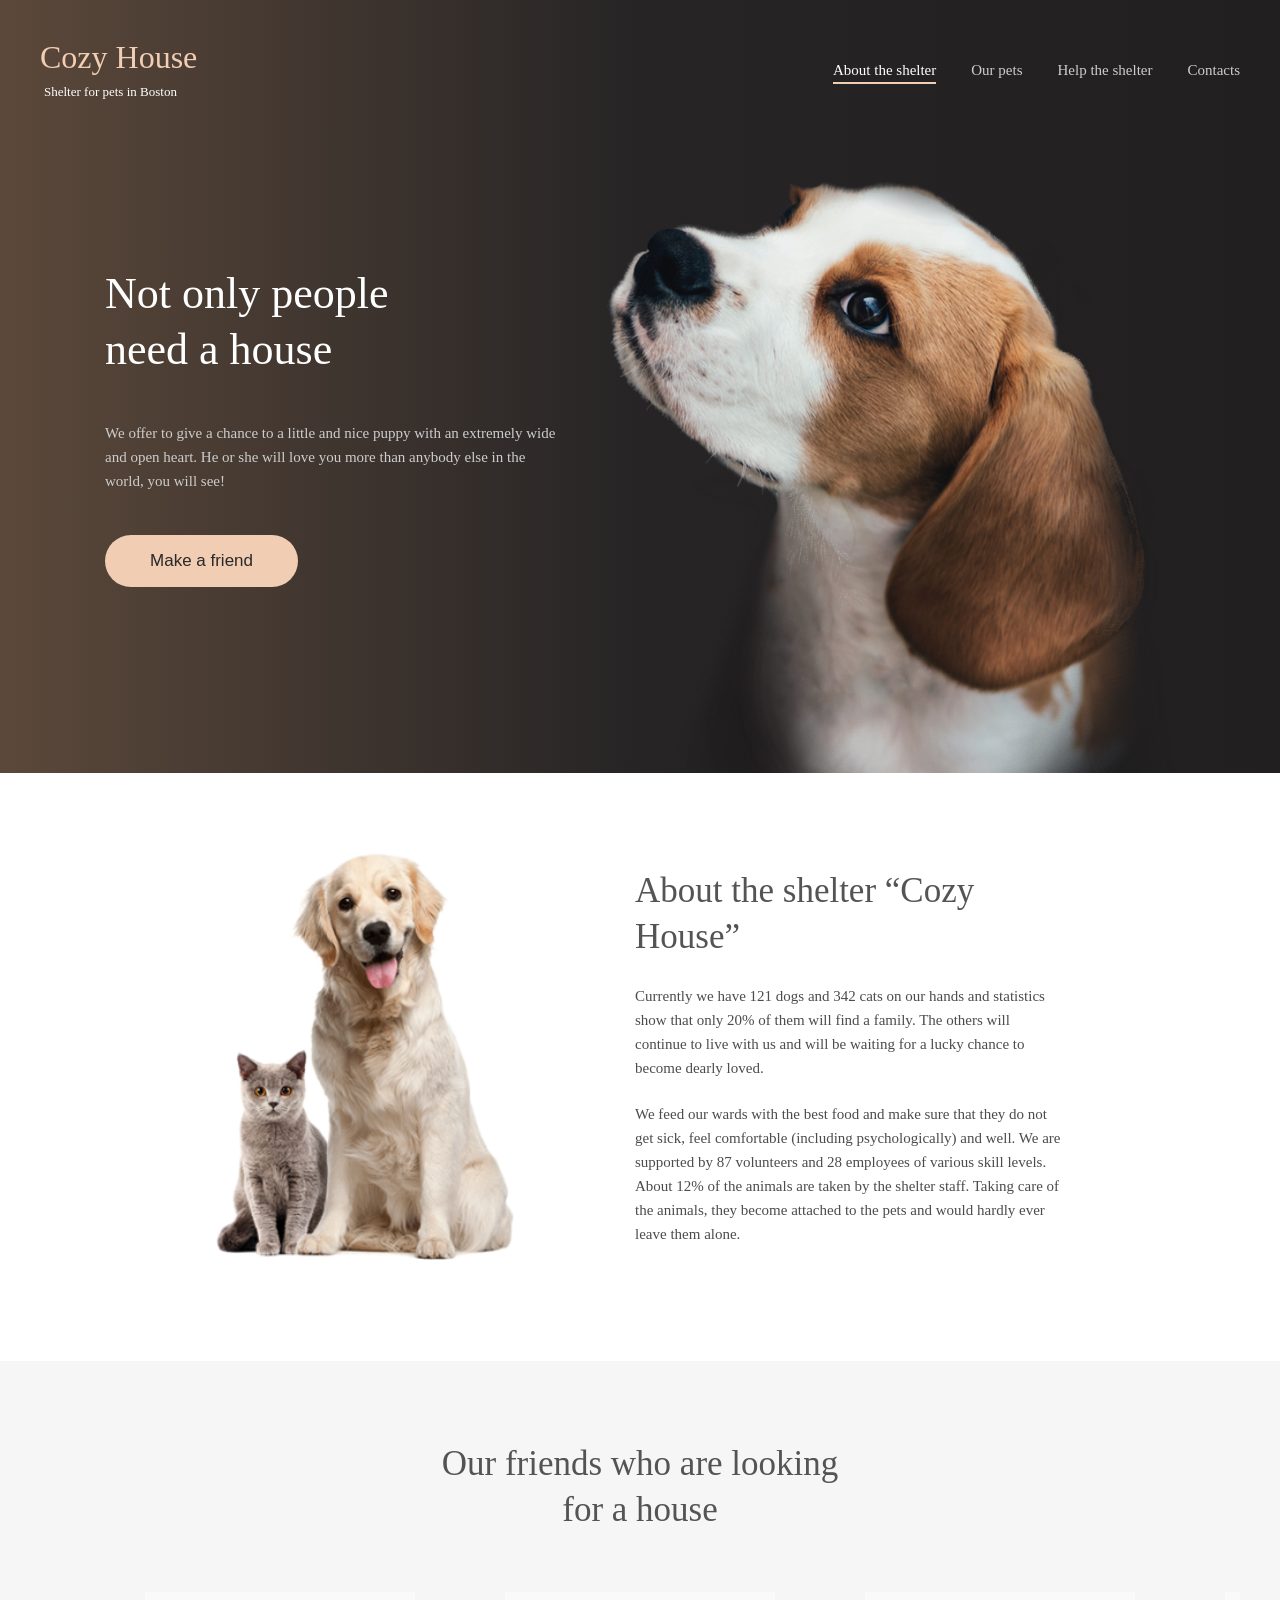
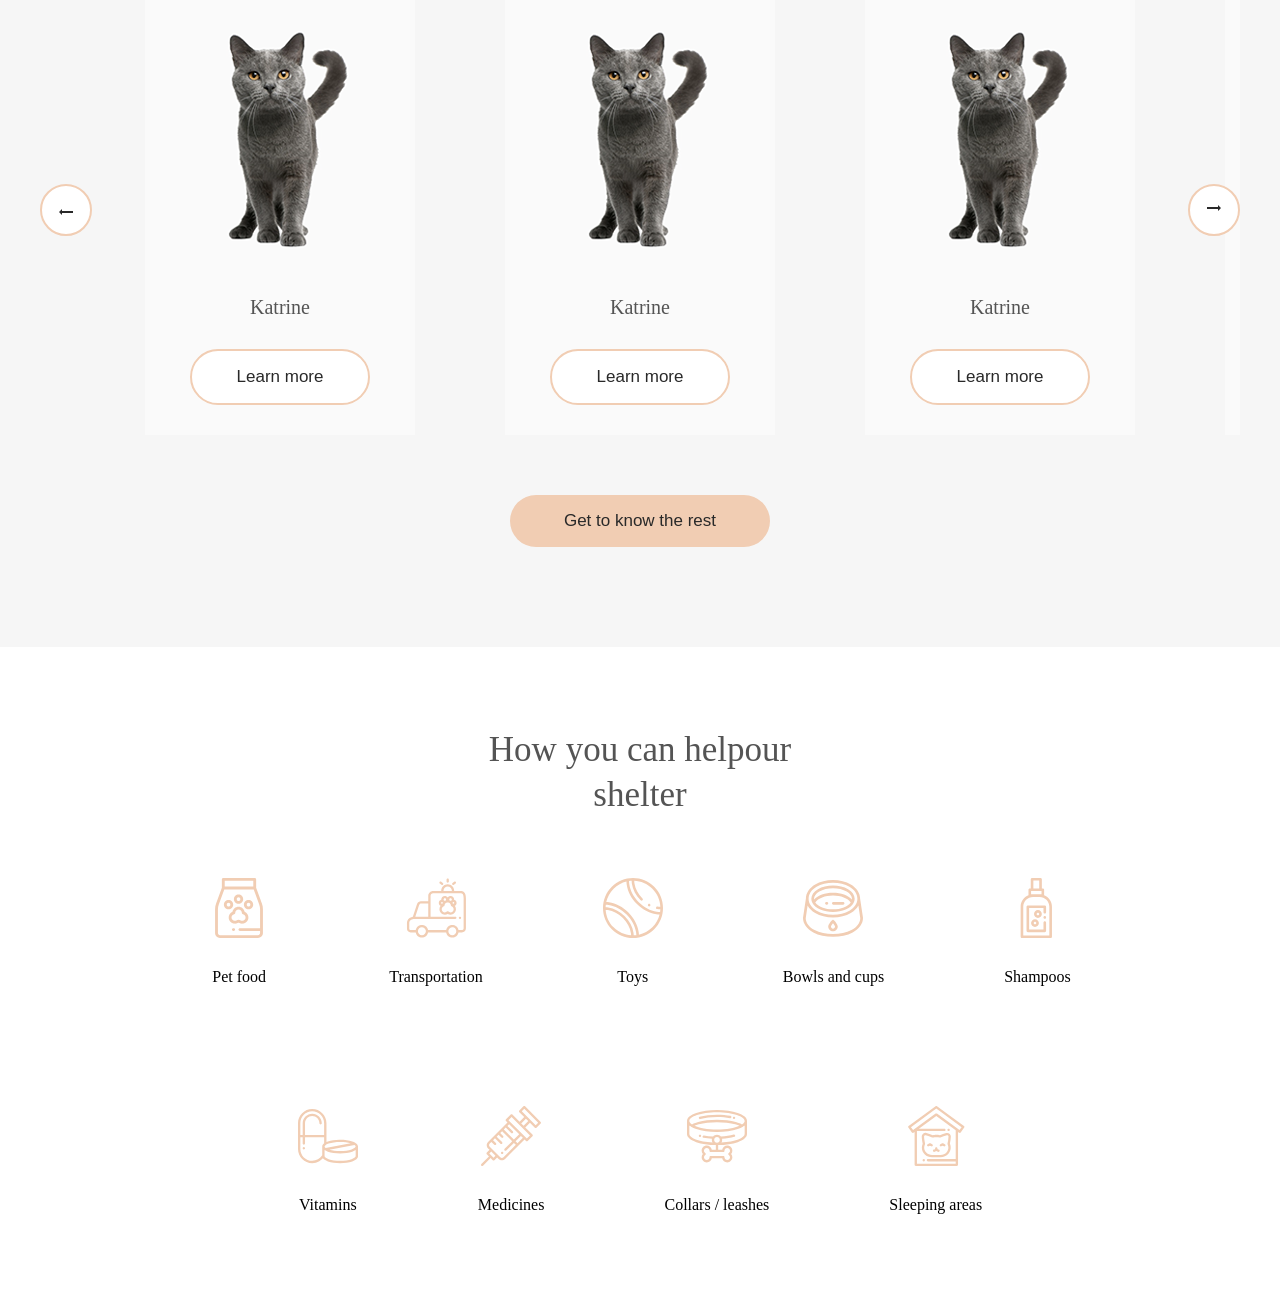
<file: index.html>
<!DOCTYPE html>
<html lang="en">
<head>
    <meta charset="UTF-8">
    <meta name="viewport" content="width=device-width, initial-scale=1.0">
    <title>Document</title>
    <link rel="stylesheet" href="style.css">
</head>
    <body>
       <header>
            <div class="logo">
                <p class="logo_title">Cozy House</p>
                <p class="logo_subtitle">Shelter for pets in Boston</p>
            </div>
            <nav>
                <ul class="nav_list">
                    <li class="active">About the shelter</li>
                    <li>Our pets</li>
                    <li>Help the shelter</li>
                    <li>Contacts</li>
                </ul>
            </nav>
            <img width="30" height="22" src="./images/burger_menu.svg" alt="burger_menu">
       </header>
       <main>
        <section id="hero">
            <div class="content">
                <h1>
                    Not only people
                    need a house
                </h1>
                <p>
                    We offer to give a chance to a little and nice puppy with an extremely wide and open heart. He or she will love you more than anybody else in the world, you will see!
                </p>
                <button type="button">Make a friend</button>
            </div>
            <img src="./images/hero_image.png" alt="big_pat_image">
        </section>
        <section id="about_us">
            <div class="about_us_info">
                <h2>
                    About the shelter
                    “Cozy House”
                </h2>
                <p>
                    Currently we have 121 dogs and 342 cats on our hands and statistics show that only 20% of them will find a family. The others will continue to live with us and will be waiting for a lucky chance to become dearly loved.
                </p>
                <p>
                    We feed our wards with the best food and make sure that they do not get sick, feel comfortable (including psychologically) and well. We are supported by 87 volunteers and 28 employees of various skill levels. About 12% of the animals are taken by the shelter staff. Taking care of the animals, they become attached to the pets and would hardly ever leave them alone.
                </p>
            </div>
            <img src="./images/about-pets.png" alt="pets_image">
        </section>
        <section id="our_pets">
            <div>
                <h3>
                    Our friends who are looking for a house
                </h3>
                <ul id="slider">
                    <li class="slide">
                        <img width="270" height="270" src="./images/slider/pets-katrine.png" alt="pet">
                        <h4>Katrine</h4>
                        <button>Learn more</button>
                    </li>
                    <li class="slide">
                        <img width="270" height="270" src="./images/slider/pets-katrine.png" alt="pet">
                        <h4>Katrine</h4>
                        <button>Learn more</button>
                    </li>
                    <li class="slide">
                        <img width="270" height="270" src="./images/slider/pets-katrine.png" alt="pet">
                        <h4>Katrine</h4>
                        <button>Learn more</button>
                    </li>
                    <li class="slide">
                        <img width="270" height="270" src="./images/slider/pets-katrine.png" alt="pet">
                        <h4>Katrine</h4>
                        <button>Learn more</button>
                    </li>
                    <li class="slide">
                        <img width="270" height="270" src="./images/slider/pets-katrine.png" alt="pet">
                        <h4>Katrine</h4>
                        <button>Learn more</button>
                    </li>
                    <li class="slide">
                        <img width="270" height="270" src="./images/slider/pets-katrine.png" alt="pet">
                        <h4>Katrine</h4>
                        <button>Learn more</button>
                    </li>
                    <button class="tablet_btn" id="left">
                        <img src="./images/Arrow.svg" alt="arrow">
                    </button>
                    <button class="tablet_btn" id="right">
                        <img src="./images/Arrow.svg" alt="arrow">
                    </button>
                </ul>
                <div class="controllers_wrapper">
                    <button id="left">
                        <img src="./images/Arrow.svg" alt="arrow">
                    </button>
                    <button id="right">
                        <img src="./images/Arrow.svg" alt="arrow">
                    </button>
               </div>
                <button>Get to know the rest</button>
            </div>
        </section>
        <section id="help">
            <h4>
                How you can helpour shelter
            </h4>
            <ul class="help_options_wrapper">
                <li class="help_option">
                    <img src="./images/help_icons/pets_food_icon.svg" alt="help_option_icon">
                    Pet food
                </li>
                <li class="help_option">
                    <img src="./images/help_icons/icon-transportation.svg" alt="help_option_icon">
                    Transportation
                </li>
                <li class="help_option">
                    <img src="./images/help_icons/icon-toys.svg" alt="help_option_icon">
                    Toys
                </li>
                <li class="help_option">
                    <img src="./images/help_icons/icon-bowls-and-cups.svg" alt="help_option_icon">
                    Bowls and cups
                </li>
                <li class="help_option">
                    <img src="./images/help_icons/icon-shampoos.svg" alt="help_option_icon">
                    Shampoos
                </li>
                <li class="help_option">
                    <img src="./images/help_icons/icon-vitamins.svg" alt="help_option_icon">
                    Vitamins
                </li>
                <li class="help_option">
                    <img src="./images/help_icons/icon-medicines.svg" alt="help_option_icon">
                    Medicines
                </li>
                <li class="help_option">
                    <img src="./images/help_icons/icon-collars-leashes.svg" alt="help_option_icon">
                    Collars / leashes
                </li>
                <li class="help_option">
                    <img src="./images/help_icons/icon-sleeping-area.svg" alt="help_option_icon">
                    Sleeping areas
                </li>
            </ul>
        </section>
       </main>
       <footer>
        
       </footer>
    </body>
    <script src="./app.js"></script>
</html>
</file>
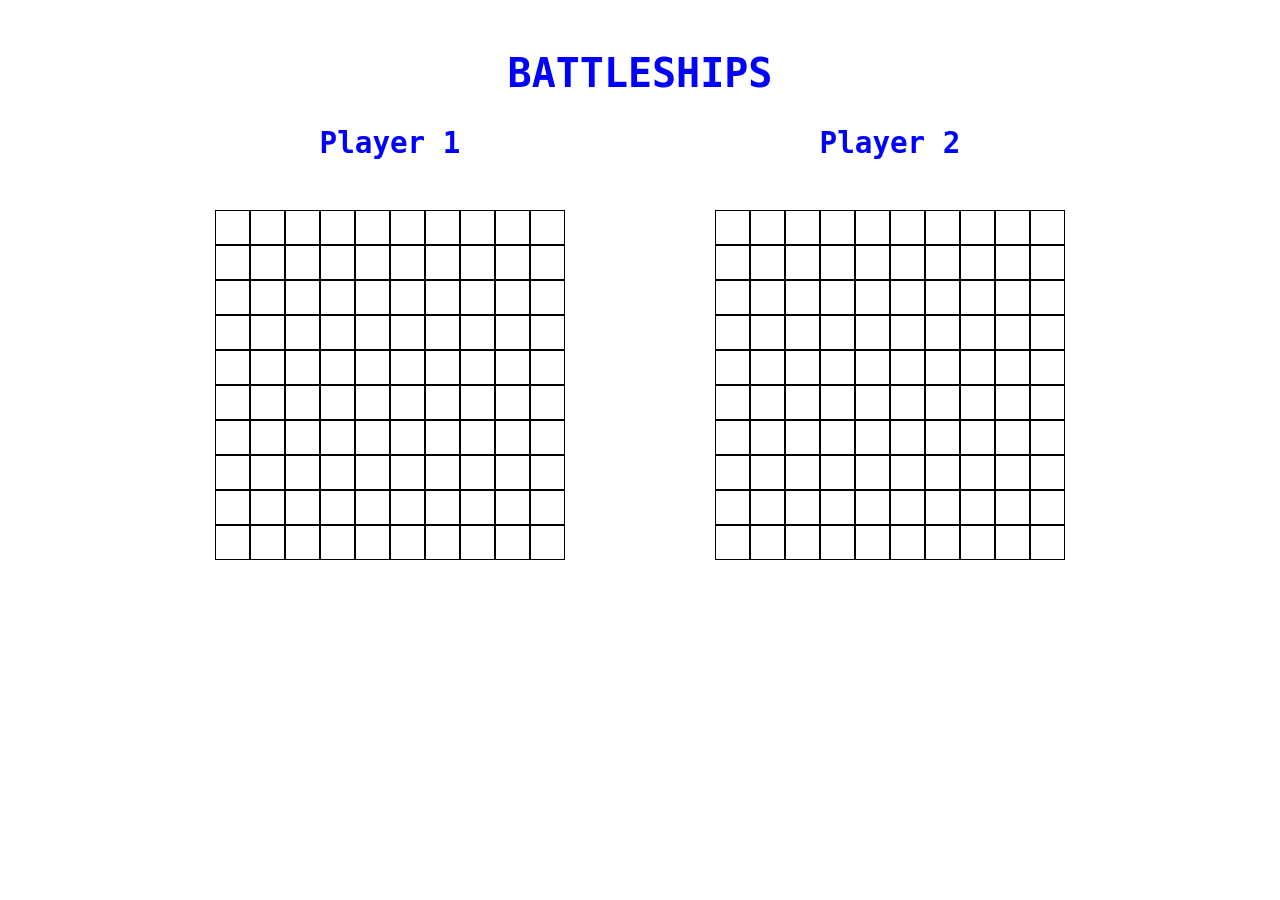
<file: battleships/index.html>
<!DOCTYPE html>
<html lang="en">
<head>
    <meta charset="UTF-8">
    <meta name="viewport" content="width=device-width, initial-scale=1.0">
    <title>Document</title>
    <link rel="stylesheet" href="style.css">
</head>
<body>
    <h1 class="header">BattleShips</h1>
    <h2 id="turn"></h2>
    <div id="board">
        <div>
            <h3>Player 1</h3>
            <div id="player_one_board"></div>
        </div>
        <div>
            <h3>Player 2</h3>
            <div id="player_two_board"></div>
        </div>
    </div>
    <div id="modal" class="hidden">Switching the player turn...</div>
</body>
<script src="./app.js"></script>
</html>
</file>
<file: style.css>
* {
  margin: 0;
  padding: 0;
  box-sizing: border-box;
  transition: 0.5s;
}
body {
  display: flex;
  flex-direction: column;
  min-height: 100vh;
}
main {
  flex: 1 1 auto;
}
section {
  padding: 0px 10px;
}
header {
  position: fixed;
  background: linear-gradient(to right, #5b483a, #262425, #211f20);
  top: 0px;
  padding: 30px 10px;
  left: 0;
  width: 100%;
  display: flex;
  justify-content: space-between;
  align-items: center;
  z-index: 100;
}
header > nav {
  display: none;
}
header > .logo > .logo_title {
  font-size: 32px;
  font-weight: 400;
  line-height: 35.2px;
  letter-spacing: 6%;
  color: #f1cdb3;
  margin-bottom: 10px;
}
header > .logo > .logo_subtitle {
  font-size: 13px;
  font-weight: 400;
  line-height: 14.95px;
  letter-spacing: 10%;
  color: #ffffff;
  margin-left: 4px;
}
#hero {
  width: 100%;
  padding-top: 150px;
  display: flex;
  flex-direction: column;
  align-items: end;
  background: linear-gradient(to right, #5b483a, #262425, #211f20);
}
#hero > .content {
  text-align: center;
  margin-bottom: 105px;
}
#hero > .content > h1 {
  font-size: 25px;
  font-weight: 400;
  line-height: 32.5px;
  letter-spacing: 6%;
  color: #ffffff;
  width: 50%;
  margin: 0px auto 42px;
}
#hero > .content > p {
  font-size: 15px;
  font-weight: 400;
  line-height: 24px;
  letter-spacing: 0px;
  color: #cdcdcd;
  margin-bottom: 42px;
}
#hero > .content > button {
  border-radius: 100px;
  border: none;
  outline: none;
  padding: 15px 45px;
  background-color: #f1cdb3;
  font-size: 17px;
  font-weight: 400;
  line-height: 22.1px;
  letter-spacing: 6%;
  color: #292929;
}
#hero > img {
  width: 260px;
  height: 271.77px;
}
#about_us {
  background: #ffffff;
  padding: 42px 15px 42.4px;
  text-align: center;
}
#about_us > .about_us_info {
  text-align: left;
  margin-bottom: 42px;
}
#about_us > .about_us_info > h2 {
  font-size: 25px;
  font-weight: 400;
  line-height: 32.5px;
  letter-spacing: 6%;
  color: #545454;
  margin-bottom: 25px;
}
#about_us > .about_us_info > p {
  font-size: 15px;
  font-weight: 400;
  line-height: 24px;
  letter-spacing: 0px;
  color: #4c4c4c;
}
#about_us > .about_us_info > p:first-of-type {
  margin-bottom: 22px;
}
#about_us > img {
  width: 260px;
  height: 353.6px;
}
#our_pets {
  padding: 42px 10px;
  width: 100%;
  background: #f6f6f6;
}
#our_pets > div {
  gap: 42px;
  width: 300px;
  margin: auto;
  display: flex;
  flex-direction: column;
  align-items: center;
}
#our_pets > div > h3 {
  text-align: center;
  font-size: 25px;
  font-weight: 400;
  line-height: 32.5px;
  letter-spacing: 6%;
  color: #545454;
}
#our_pets > div > #slider {
  -ms-overflow-style: none;
  overflow: -moz-scrollbars-none;
  list-style-type: none;
  width: 270px;
  gap: 20px;
  display: flex;
  overflow-x: hidden;
}
#our_pets > div > #slider::-webkit-scrollbar {
  width: 0;
}
#our_pets > div > #slider > .slide {
  text-align: center;
  padding-bottom: 30px;
  background: #fafafa;
}
#our_pets > div > #slider > .slide > img {
  width: 270px;
  height: 270px;
}
#our_pets > div > #slider > .slide > h4 {
  margin-block: 30px;
  font-size: 20px;
  font-weight: 400;
  line-height: 22.72px;
  letter-spacing: 6%;
  color: #545454;
}
#our_pets > div > #slider > .slide > button {
  padding: 15px 45px;
  border: 2px solid #f1cdb3;
  border-radius: 100px;
  background-color: white;
  font-size: 17px;
  font-weight: 400;
  line-height: 22.1px;
  letter-spacing: 6%;
  color: #292929;
}
#our_pets > div > #slider .tablet_btn {
  display: none;
}
#our_pets > div > .controllers_wrapper {
  display: flex;
  justify-content: center;
  gap: 80px;
  margin-top: 20px;
}
#our_pets > div > .controllers_wrapper > button {
  width: 52px;
  height: 52px;
  border-radius: 50%;
  border: 2px solid #f1cdb3;
  background-color: white;
}
#our_pets > div > .controllers_wrapper > button:hover {
  transform: scale(1.1);
}
#our_pets > div > .controllers_wrapper > #right {
  transform: rotate(180deg);
}
#our_pets > div > .controllers_wrapper > #right:hover {
  transform: rotate(180deg) scale(1.1);
}
#our_pets > div > button {
  padding: 15px 45px;
  border: none;
  width: 260px;
  border-radius: 100px;
  background-color: #f1cdb3;
  font-size: 17px;
  font-weight: 400;
  line-height: 22.1px;
  letter-spacing: 6%;
  color: #292929;
}
#help {
  padding: 42px 15px;
}
#help > h4 {
  width: 220px;
  margin: 0px auto 42px;
  text-align: center;
  font-size: 25px;
  font-weight: 400;
  line-height: 32.5px;
  letter-spacing: 6%;
  color: #545454;
}
#help > .help_options_wrapper {
  width: 290px;
  margin: auto;
  list-style-type: none;
  display: flex;
  flex-wrap: wrap;
  gap: 30px;
}
#help > .help_options_wrapper > .help_option {
  width: 130px;
  display: flex;
  flex-direction: column;
  align-items: center;
  gap: 20px;
}
#help > .help_options_wrapper > .help_option > p {
  font-size: 15px;
  font-weight: 400;
  line-height: 16.5px;
  letter-spacing: 6%;
  color: #545454;
}
@media (min-width: 768px) and (max-width: 1280px) {
  section {
    padding: 0px 30px;
  }
  header {
    padding: 30px;
  }
  header > img {
    display: none;
  }
  header nav {
    display: block;
  }
  header nav > .nav_list {
    display: flex;
    align-items: center;
    gap: 35px;
    list-style-type: none;
  }
  header nav > .nav_list > li {
    font-size: 15px;
    font-weight: 400;
    line-height: 24px;
    letter-spacing: normal;
    color: #cdcdcd;
    position: relative;
  }
  header nav > .nav_list > li:hover {
    color: #ffffff;
  }
  header nav > .nav_list > li:hover::after {
    display: block;
    position: absolute;
    content: "";
    width: 100%;
    height: 2px;
    background-color: #f1cdb3;
  }
  header nav > .nav_list > .active {
    color: #ffffff;
  }
  header nav > .nav_list > .active::after {
    display: block;
    position: absolute;
    content: "";
    width: 100%;
    height: 2px;
    background-color: #f1cdb3;
  }
  #hero {
    width: 100%;
    padding-top: 150px;
    display: flex;
    flex-direction: column;
    align-items: center;
  }
  #hero > .content {
    margin-bottom: 100px;
    width: 460px;
  }
  #hero > .content > h1 {
    font-size: 44px;
    font-weight: 400;
    line-height: 56.2px;
    letter-spacing: 6%;
    color: #ffffff;
    width: 75%;
    margin: 0px 0px 42px;
    text-align: left;
  }
  #hero > .content > p {
    font-size: 15px;
    font-weight: 400;
    line-height: 24px;
    letter-spacing: 0px;
    color: #cdcdcd;
    margin-bottom: 42px;
    text-align: left;
  }
  #hero > img {
    align-self: end;
    width: 569px;
    height: 593px;
  }
  #about_us {
    width: 437px;
    margin: auto;
    padding: 80px 0 100px;
    text-align: center;
  }
  #about_us > .about_us_info {
    text-align: left;
    margin-bottom: 80px;
  }
  #about_us > .about_us_info > h2 {
    font-size: 35px;
    font-weight: 400;
    line-height: 45.5px;
    letter-spacing: 6%;
    color: #545454;
  }
  #about_us > img {
    width: 300px;
    height: 408px;
  }
  #our_pets {
    position: relative;
    padding: 80px 30px 100px;
  }
  #our_pets > div {
    gap: 60px;
    width: 708px;
  }
  #our_pets > div > h3 {
    width: 400px;
    margin: auto;
    text-align: center;
    font-size: 35px;
    font-weight: 400;
    line-height: 45.5px;
    letter-spacing: 6%;
    color: #545454;
  }
  #our_pets > div > #slider {
    list-style-type: none;
    width: 708px;
    gap: 40px;
    padding: 0px 64px;
    display: flex;
    position: relative;
  }
  #our_pets > div > #slider .tablet_btn {
    display: block;
    position: absolute;
    top: 192px;
    width: 52px;
    height: 52px;
    border-radius: 50%;
    border: 2px solid #f1cdb3;
    background-color: white;
  }
  #our_pets > div > #slider .tablet_btn:hover {
    transform: scale(1.1);
  }
  #our_pets > div > #slider > #left {
    left: 0px;
  }
  #our_pets > div > #slider > #right {
    right: 0px;
    transform: rotate(180deg);
  }
  #our_pets > div > #slider > #right:hover {
    transform: rotate(180deg) scale(1.1);
  }
  #our_pets > div > .controllers_wrapper {
    display: none;
  }
  #help {
    padding: 80px 0px 100px;
  }
  #help > h4 {
    width: 308px;
    margin: 0px auto 60px;
    text-align: center;
    font-size: 35px;
    font-weight: 400;
    line-height: 45.5px;
    letter-spacing: 6%;
    color: #545454;
  }
  #help > .help_options_wrapper {
    width: 630px;
    margin: auto;
    gap: 55px 60px;
  }
  #help > .help_options_wrapper > .help_option {
    width: 170px;
    gap: 30px;
  }
  #help > .help_options_wrapper > .help_option > img {
    width: 60px;
    height: 60px;
  }
  #help > .help_options_wrapper > .help_option > p {
    font-size: 20px;
    font-weight: 400;
    line-height: 23px;
    letter-spacing: 6%;
    color: #545454;
  }
}
@media (min-width: 1280px) {
  section {
    padding: 0px 40px;
  }
  header {
    padding: 40px;
  }
  header > img {
    display: none;
  }
  header nav {
    display: block;
  }
  header nav > .nav_list {
    display: flex;
    align-items: center;
    gap: 35px;
    list-style-type: none;
  }
  header nav > .nav_list > li {
    font-size: 15px;
    font-weight: 400;
    line-height: 24px;
    letter-spacing: normal;
    color: #cdcdcd;
    position: relative;
  }
  header nav > .nav_list > li:hover {
    color: #ffffff;
  }
  header nav > .nav_list > li:hover::after {
    display: block;
    position: absolute;
    content: "";
    width: 100%;
    height: 2px;
    background-color: #f1cdb3;
  }
  header nav > .nav_list > .active {
    color: #ffffff;
  }
  header nav > .nav_list > .active::after {
    display: block;
    position: absolute;
    content: "";
    width: 100%;
    height: 2px;
    background-color: #f1cdb3;
  }
  #hero {
    width: 100%;
    padding-top: 180px;
    display: flex;
    flex-direction: row;
    align-items: center;
    justify-content: center;
    gap: 3.2vw;
  }
  #hero > .content {
    margin-bottom: 100px;
    width: 460px;
    text-align: left;
  }
  #hero > .content > h1 {
    font-size: 44px;
    font-weight: 400;
    line-height: 56.2px;
    letter-spacing: 6%;
    color: #ffffff;
    width: 75%;
    margin: 0px 0px 42px;
  }
  #hero > .content > p {
    font-size: 15px;
    font-weight: 400;
    line-height: 24px;
    letter-spacing: 0px;
    color: #cdcdcd;
    margin-bottom: 42px;
  }
  #hero > img {
    width: 569px;
    height: 593px;
  }
  #about_us {
    width: 100%;
    padding: 80px 0 100px;
    display: flex;
    flex-direction: row-reverse;
    align-items: center;
    justify-content: center;
    gap: 120px;
  }
  #about_us > .about_us_info {
    width: 430px;
    text-align: left;
    margin-bottom: 0px;
  }
  #about_us > img {
    width: 300px;
    height: 408px;
  }
  #our_pets {
    position: relative;
    padding: 80px 40px 100px;
  }
  #our_pets > div {
    gap: 60px;
    width: 1200px;
  }
  #our_pets > div > h3 {
    width: 400px;
    margin: auto;
    text-align: center;
    font-size: 35px;
    font-weight: 400;
    line-height: 45.5px;
    letter-spacing: 6%;
    color: #545454;
  }
  #our_pets > div > #slider {
    width: 1200px;
    gap: 90px;
    padding: 0px 105px;
    position: relative;
  }
  #our_pets > div > #slider .tablet_btn {
    display: block;
    position: absolute;
    top: 192px;
    width: 52px;
    height: 52px;
    border-radius: 50%;
    border: 2px solid #f1cdb3;
    background-color: white;
  }
  #our_pets > div > #slider .tablet_btn:hover {
    transform: scale(1.1);
  }
  #our_pets > div > #slider > #left {
    left: 0px;
  }
  #our_pets > div > #slider > #right {
    right: 0px;
    transform: rotate(180deg);
  }
  #our_pets > div > #slider > #right:hover {
    transform: rotate(180deg) scale(1.1);
  }
  #our_pets > div > .controllers_wrapper {
    display: none;
  }
  #help {
    padding: 80px 0px 100px;
  }
  #help > h4 {
    width: 308px;
    margin: 0px auto 60px;
    text-align: center;
    font-size: 35px;
    font-weight: 400;
    line-height: 45.5px;
    letter-spacing: 6%;
    color: #545454;
  }
  #help > .help_options_wrapper {
    min-width: 1026px;
    margin: auto;
    gap: 120px;
    justify-content: center;
  }
  #help > .help_options_wrapper > .help_option {
    width: fit-content;
    gap: 30px;
  }
  #help > .help_options_wrapper > .help_option > img {
    width: 60px;
    height: 60px;
  }
  #help > .help_options_wrapper > .help_option > p {
    font-size: 20px;
    font-weight: 400;
    line-height: 23px;
    letter-spacing: 6%;
    color: #545454;
  }
}
</file>
<file: battleships/style.css>
*{
    margin: 0;
    padding: 0;
    box-sizing: border-box;
    transition: 0.25s;
    font-family: monospace;
    color: blue;
}
:root{
    --cell_size: 35px;
    --player_one_ship_color: orange;
    --player_two_ship_color: red;
}
body{
    position: relative;
    z-index: 10;
}
.header{
    text-align: center;
    font-family: monospace;
    font-size: 40px;
    text-transform: uppercase;
    margin-top: 50px;
}
#player_one_board>.player_one_ship{
    background-color: var(--player_one_ship_color);
}
#player_two_board>.player_two_ship{
    background-color: var(--player_two_ship_color);
}

.miss{
    position: relative;
}
.miss::after{
    content: "";
    display: block;
    width: 10px;
    height: 10px;
    background: rgb(121, 114, 114);
    position: absolute;
    border-radius: 50%;
    top: 50%;
    left: 50%;
    transform: translate(-50%,-50%);
}

#player_one_board,
#player_two_board{
    margin-top: 50px;
    display: flex;
    flex-wrap: wrap;
    width: calc(var(--cell_size)*10);
}

#player_one_board>div,
#player_two_board>div{
    border:1px solid black;
    width: var(--cell_size);
    height: var(--cell_size);
    display: grid;
    place-items: center;
}

#board{
    display: flex;
    flex-direction: column;
    gap: 50px;
    align-items: center;
    margin-top: 30px;
    text-align: center;
    font-size: 25px;
}

@media (min-width: 768px) {
    #board{
        display: flex;
        flex-direction: row;
        justify-content: center;
        gap: 150px;
    }
}


.hit{
    background:linear-gradient(black, red);
}

#modal{
    width: 100vw;
    height: 100vh;
    position: absolute;
    top: 0;
    display: flex;
    align-items: center;
    justify-content: center;
    font-size: 30px;
    color: white;
    left: 0;
    background-color: rgba(83, 83, 83);
    animation: smoth_appear 3s linear 1 forwards;
    display: none;
}


@keyframes smoth_appear {
    0%{
        opacity: 0;
    }
    25%{
        opacity: 1;
    }
    75%{
        opacity: 1;
    }
    100%{
        opacity: 0;
    }
}

#turn{
    text-align: center; font-size: 22px; margin-top: 30px;
}
</file>
